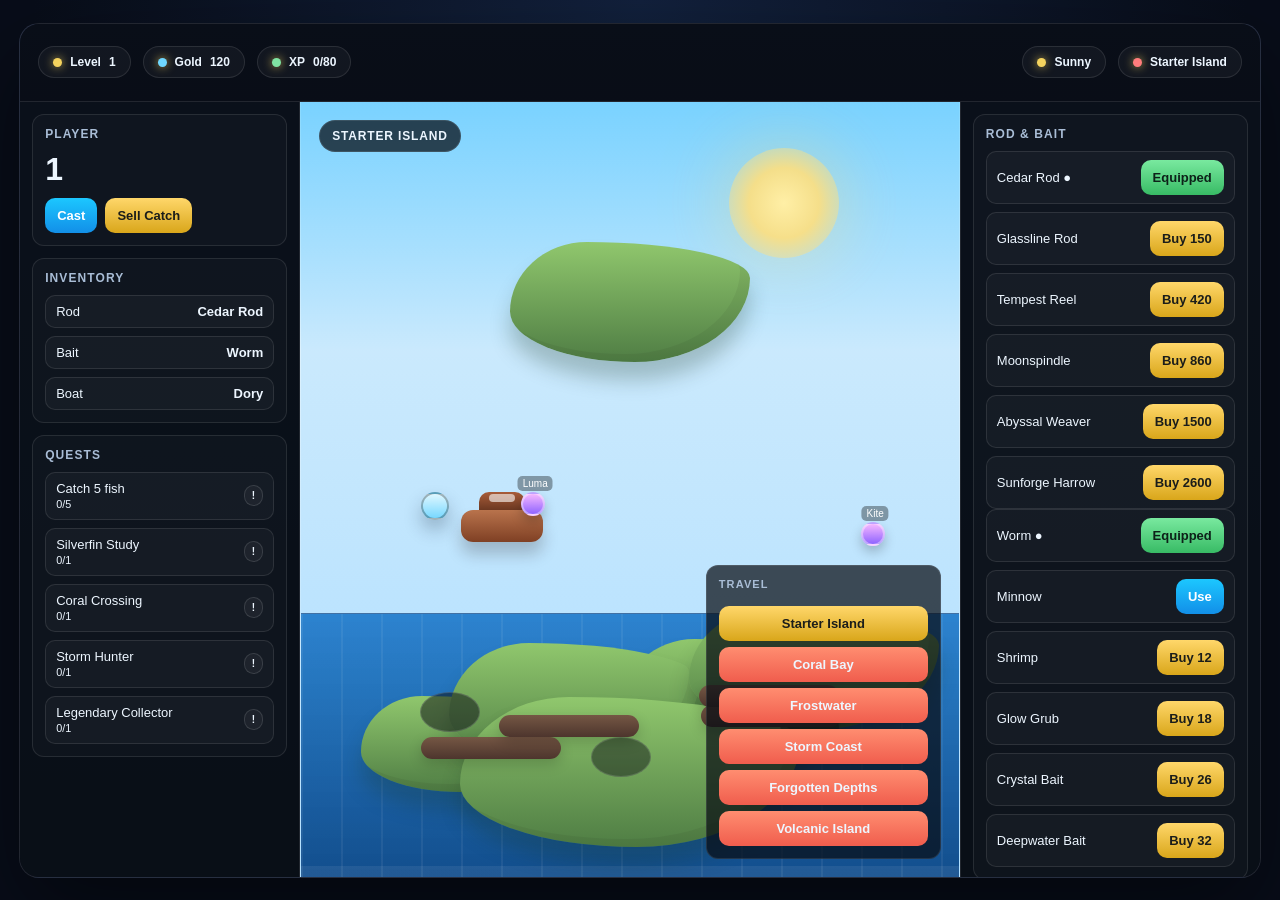
<file: index.html>
<!DOCTYPE html>
<html lang="en">
<head>
  <meta charset="UTF-8" />
  <meta name="viewport" content="width=device-width, initial-scale=1.0" />
  <title>Wavebound Odyssey</title>
  <style>
    :root {
      --bg: #0d1426;
      --panel: rgba(12,18,31,.9);
      --panel-2: rgba(16,23,36,.96);
      --line: rgba(255,255,255,.1);
      --text: #edf6ff;
      --muted: #a9bdd6;
      --gold: #f4d35e;
      --green: #7fe3a2;
      --blue: #6fd7ff;
      --purple: #b399ff;
      --red: #ff7c7c;
    }
    * { box-sizing: border-box; }
    html, body {
      margin: 0; height: 100%;
      font-family: Arial, Helvetica, sans-serif;
      background: radial-gradient(circle at top, #12213d, #080d19 55%);
      color: var(--text);
      overflow: hidden;
    }
    body { display: flex; justify-content: center; align-items: center; }
    #game {
      width: min(1460px, 97vw); height: min(930px, 95vh);
      background: linear-gradient(180deg, #0f172b, #090d19);
      border: 1px solid var(--line); border-radius: 20px;
      overflow: hidden; box-shadow: 0 35px 90px rgba(0,0,0,.45); position: relative;
    }
    .hud {
      position: absolute; top: 0; left: 0; right: 0; height: 78px;
      display: flex; align-items: center; justify-content: space-between;
      padding: 12px 18px; background: rgba(8,12,19,.8); border-bottom: 1px solid var(--line); z-index: 20;
    }
    .hud-left, .hud-right { display: flex; align-items: center; gap: 12px; flex-wrap: wrap; }
    .chip {
      display: inline-flex; align-items: center; gap: 8px; padding: 8px 14px; border-radius: 999px;
      background: rgba(255,255,255,.04); border: 1px solid var(--line); font-weight: 800; font-size: 12px;
    }
    .chip .dot { width: 9px; height: 9px; border-radius: 50%; background: var(--gold); box-shadow: 0 0 10px rgba(244,211,94,.8); }
    .chip.blue .dot { background: var(--blue); }
    .chip.green .dot { background: var(--green); }
    .chip.red .dot { background: var(--red); }
    .layout {
      position: absolute; inset: 78px 0 0 0; display: grid; grid-template-columns: 280px 1fr 300px; gap: 0;
    }
    .panel {
      background: rgba(9,15,23,.8); border-right: 1px solid var(--line); overflow: auto; padding: 12px;
    }
    .panel.right { border-right: none; border-left: 1px solid var(--line); }
    .section {
      background: rgba(255,255,255,.025); border: 1px solid var(--line); border-radius: 12px; padding: 12px; margin-bottom: 12px;
    }
    .section h3 {
      margin: 0 0 10px; font-size: 12px; letter-spacing: .09em; text-transform: uppercase; color: var(--muted); font-weight: 800;
    }
    .big-number { font-size: 32px; font-weight: 900; letter-spacing: -.06em; }
    .button-row { display: flex; flex-wrap: wrap; gap: 8px; margin-top: 10px; }
    button {
      border: none; border-radius: 10px; background: rgba(255,255,255,.07); color: var(--text); padding: 10px 12px; font-weight: 800; cursor: pointer; transition: transform .15s ease, filter .15s ease; font-size: 13px;
    }
    button:hover { transform: translateY(-1px); filter: brightness(1.05); }
    button.primary { background: linear-gradient(180deg, #1cc7ff, #128fe8); color: white; }
    button.gold { background: linear-gradient(180deg, #ffd76a, #d9a61a); color: #1b1d1a; }
    button.success { background: linear-gradient(180deg, #79e99f, #38bb65); color: #0d2119; }
    button.warn { background: linear-gradient(180deg, #ff8d70, #f05d4d); }
    .inv-list, .quest-list, .fish-list, .shop-list { display: flex; flex-direction: column; gap: 8px; }
    .list-item {
      display: flex; justify-content: space-between; align-items: center; padding: 8px 10px; border-radius: 10px; background: rgba(255,255,255,.03); border: 1px solid var(--line); font-size: 13px;
    }
    .dot-tag {
      display: inline-block; padding: 4px 7px; border-radius: 999px; font-size: 10px; font-weight: 800; border: 1px solid rgba(255,255,255,.12); background: rgba(255,255,255,.04);
    }
    .world-screen {
      position: relative; background: linear-gradient(180deg, #7ad5ff 0%, #d8effd 32%, #a9dcff 100%); overflow: hidden; border-left: 1px solid var(--line); border-right: 1px solid var(--line);
    }
    .sky { position: absolute; inset: 0; background: linear-gradient(180deg, rgba(120,200,255,.22), rgba(255,255,255,.02)); }
    .sun {
      position: absolute; width: 110px; height: 110px; border-radius: 50%; background: radial-gradient(circle, rgba(255,239,166,1) 0%, rgba(255,223,125,.9) 45%, rgba(255,223,125,.1) 100%); right: 120px; top: 46px; box-shadow: 0 0 70px rgba(255,218,112,.4);
    }
    .moon {
      position: absolute; width: 88px; height: 88px; border-radius: 50%; background: radial-gradient(circle, rgba(255,255,255,.95), rgba(210,224,255,.8)); right: 130px; top: 52px; box-shadow: 0 0 30px rgba(255,255,255,.5); opacity: .7;
    }
    .stars {
      position: absolute; inset: 0; background-image: radial-gradient(circle, rgba(255,255,255,.9) 1px, transparent 1px), radial-gradient(circle, rgba(255,255,255,.7) 1px, transparent 1px); background-position: 12% 18%, 40% 22%, 66% 12%, 76% 24%, 20% 30%, 86% 18%; background-size: 120px 120px; opacity: .8;
    }
    .island {
      position: absolute; border-radius: 32% 68% 48% 52% / 58% 30% 70% 42%; background: linear-gradient(180deg, #90c76d, #4f7d44); box-shadow: inset -10px -8px 0 rgba(0,0,0,.05), 0 18px 20px rgba(23,50,30,.25); z-index: 3;
    }
    .island.start { width: 190px; height: 96px; left: 60px; bottom: 85px; }
    .island.coral { width: 230px; height: 118px; left: 320px; bottom: 120px; }
    .island.frost { width: 250px; height: 124px; right: 260px; bottom: 110px; }
    .island.storm { width: 250px; height: 120px; right: 20px; bottom: 148px; }
    .island.depths { width: 340px; height: 150px; left: 50%; bottom: 30px; transform: translateX(-50%); }
    .island.volcano { width: 240px; height: 120px; left: 50%; top: 140px; transform: translateX(-50%); }
    .dock {
      position: absolute; width: 140px; height: 22px; background: linear-gradient(180deg, #755744, #4d352d); border-radius: 12px; box-shadow: 0 5px 14px rgba(0,0,0,.18); z-index: 5;
    }
    .dock.start { left: 120px; bottom: 118px; }
    .dock.coral { left: 400px; bottom: 150px; }
    .dock.frost { right: 320px; bottom: 140px; }
    .dock.storm { right: 120px; bottom: 170px; }
    .player {
      position: absolute; width: 28px; height: 28px; background: linear-gradient(180deg, #dff7ff, #78d8ff); border: 2px solid rgba(0,0,0,.28); border-radius: 50%; box-shadow: 0 10px 18px rgba(25,39,60,.28); z-index: 9;
    }
    .other-player {
      position: absolute; width: 24px; height: 24px; background: linear-gradient(180deg, #f5b7ff, #8f64ff); border-radius: 50%; border: 2px solid rgba(255,255,255,.4); z-index: 7; box-shadow: 0 6px 12px rgba(0,0,0,.22);
    }
    .other-player::after {
      content: attr(data-name); position: absolute; left: 12px; top: -18px; transform: translateX(-50%); font-size: 10px; color: white; background: rgba(0,0,0,.35); padding: 2px 5px; border-radius: 5px; white-space: nowrap;
    }
    .boat {
      position: absolute; width: 82px; height: 32px; background: linear-gradient(180deg, #b9734c, #7f4024); border-radius: 12px; box-shadow: 0 12px 16px rgba(28,15,10,.22); z-index: 6;
    }
    .boat::before {
      content: ""; position: absolute; left: 18px; right: 18px; top: -18px; height: 18px; background: linear-gradient(180deg, #a85c39, #6c3821); border-radius: 10px 10px 0 0;
    }
    .boat::after {
      content: ""; position: absolute; left: 28px; right: 28px; top: -16px; height: 8px; background: rgba(255,255,255,.6); border-radius: 8px;
    }
    .water {
      position: absolute; left: 0; right: 0; bottom: 0; height: 34%; background: linear-gradient(180deg, rgba(29,121,202,.9), rgba(13,73,137,.97)); border-top: 1px solid rgba(255,255,255,.2); z-index: 2;
    }
    .water::before {
      content: ""; position: absolute; inset: 0; background: repeating-linear-gradient(90deg, rgba(255,255,255,.07) 0 2px, transparent 2px 40px), linear-gradient(transparent 0 96%, rgba(255,255,255,.08) 96% 100%); opacity: .9;
    }
    .cave { position: absolute; width: 60px; height: 40px; background: rgba(15,18,24,.58); border-radius: 50%; border: 1px solid rgba(255,255,255,.16); z-index: 3; }
    .region-tag {
      position: absolute; left: 18px; top: 18px; z-index: 12; background: rgba(8,14,22,.74); border: 1px solid var(--line); border-radius: 999px; padding: 8px 12px; font-size: 12px; font-weight: 900; letter-spacing: .07em; text-transform: uppercase;
    }
    .travel-card {
      position: absolute; right: 18px; bottom: 18px; z-index: 12; width: 235px; background: rgba(9,13,20,.72); border: 1px solid var(--line); border-radius: 12px; padding: 12px;
    }
    .travel-card h4 { margin: 0 0 10px; font-size: 11px; letter-spacing: .1em; text-transform: uppercase; color: var(--muted); }
    .travel-btn { width: 100%; margin-top: 6px; }
    .minigame {
      position: absolute; left: 50%; top: 50%; transform: translate(-50%, -50%); width: min(580px, 82%); background: rgba(9,14,22,.96); border: 1px solid var(--line); border-radius: 16px; padding: 16px; box-shadow: 0 28px 60px rgba(0,0,0,.55); z-index: 30; display: none;
    }
    .minigame.active { display: block; }
    .mini-head { display: flex; align-items: center; justify-content: space-between; margin-bottom: 10px; font-weight: 900; }
    .mini-track {
      position: relative; height: 48px; border-radius: 12px; background: rgba(255,255,255,.04); border: 1px solid var(--line); overflow: hidden; margin-top: 16px;
    }
    .mini-zone {
      position: absolute; left: 34%; top: 8px; width: 28%; height: 32px; border-radius: 10px; background: linear-gradient(180deg, rgba(95,241,145,.94), rgba(18,143,85,.9)); box-shadow: inset 0 0 0 2px rgba(255,255,255,.12);
    }
    .mini-fish {
      position: absolute; left: 8%; top: 8px; width: 18px; height: 32px; background: linear-gradient(180deg, #ffc4c4, #ff7a7a); border-radius: 12px 12px 10px 10px; box-shadow: inset 0 0 0 2px rgba(0,0,0,.12); transition: left .08s linear;
    }
    .mini-player {
      position: absolute; left: 50%; top: 8px; width: 26px; height: 32px; border-radius: 8px; background: linear-gradient(180deg, #b8fbff, #6de6ff); box-shadow: inset 0 0 0 2px rgba(0,0,0,.15); transition: left .08s linear;
    }
    .mini-status { display: flex; justify-content: space-between; margin-top: 14px; gap: 10px; font-size: 12px; color: var(--muted); }
    .mini-bar { height: 8px; border-radius: 12px; background: rgba(255,255,255,.06); overflow: hidden; border: 1px solid var(--line); }
    .mini-bar-fill { height: 100%; background: linear-gradient(90deg, #69f0a9, #30c77c); width: 0%; transition: width .1s linear; }
    .mini-output { margin-top: 14px; font-size: 13px; color: var(--muted); }
    @media (max-width: 1100px) { .layout { grid-template-columns: 220px 1fr 240px; } .panel { padding: 10px; } }
    @media (max-width: 900px) { .layout { grid-template-columns: 1fr; } .panel.left, .panel.right { display: none; } .world-screen { border-left: none; border-right: none; } #game { height: 100vh; width: 100vw; border-radius: 0; } .hud { padding: 10px 12px; } }
  </style>
</head>
<body>
  <div id="game">
    <div class="hud">
      <div class="hud-left">
        <div class="chip"><span class="dot"></span> Level <span id="levelHud">1</span></div>
        <div class="chip blue"><span class="dot"></span> Gold <span id="goldHud">120</span></div>
        <div class="chip green"><span class="dot"></span> XP <span id="xpHud">0/80</span></div>
      </div>
      <div class="hud-right">
        <div class="chip"><span class="dot"></span> <span id="weatherHud">Sunny</span></div>
        <div class="chip red"><span class="dot"></span> <span id="regionHud">Starter Island</span></div>
      </div>
    </div>

    <div class="layout">
      <aside class="panel left">
        <div class="section">
          <h3>Player</h3>
          <div class="big-number" id="levelBig">1</div>
          <div class="button-row">
            <button class="primary" id="castBtn">Cast</button>
            <button class="gold" id="sellBtn">Sell Catch</button>
          </div>
        </div>

        <div class="section">
          <h3>Inventory</h3>
          <div class="inv-list">
            <div class="list-item"><span>Rod</span><strong id="currentRodDisplay">Cedar Rod</strong></div>
            <div class="list-item"><span>Bait</span><strong id="currentBaitDisplay">Worm</strong></div>
            <div class="list-item"><span>Boat</span><strong id="currentBoatDisplay">Dory</strong></div>
          </div>
        </div>

        <div class="section">
          <h3>Quests</h3>
          <div class="quest-list" id="questList"></div>
        </div>
      </aside>

      <main class="world-screen">
        <div class="sky"></div>
        <div class="sun" id="sun"></div>
        <div class="moon" id="moon" style="display:none;"></div>
        <div class="stars" id="stars" style="display:none;"></div>

        <div id="regionTag" class="region-tag">Starter Island</div>

        <div class="island start" data-region="Starter Island"></div>
        <div class="island coral" data-region="Coral Bay"></div>
        <div class="island frost" data-region="Frostwater"></div>
        <div class="island storm" data-region="Storm Coast"></div>
        <div class="island depths" data-region="Forgotten Depths"></div>
        <div class="island volcano" data-region="Volcanic Island"></div>

        <div class="dock start" data-region="Starter Island"></div>
        <div class="dock coral" data-region="Coral Bay"></div>
        <div class="dock frost" data-region="Frostwater"></div>
        <div class="dock storm" data-region="Storm Coast"></div>

        <div class="cave" style="left: 44%; bottom: 100px; opacity: .8;"></div>
        <div class="cave" style="right: 18%; bottom: 130px; opacity: .8;"></div>
        <div class="cave" style="left: 18%; bottom: 145px; opacity: .9;"></div>

        <div class="water"></div>
        <div class="player" id="player"></div>
        <div class="boat" id="boat"></div>

        <div class="travel-card">
          <h4>Travel</h4>
          <div id="travelButtons"></div>
        </div>
      </main>

      <aside class="panel right">
        <div class="section">
          <h3>Rod &amp; Bait</h3>
          <div class="shop-list" id="rodList"></div>
          <div class="shop-list" id="baitList"></div>
        </div>

        <div class="section">
          <h3>Collection</h3>
          <div class="fish-list" id="collectionList"></div>
        </div>

        <div class="section">
          <h3>Shop</h3>
          <div class="shop-list" id="shopList"></div>
        </div>
      </aside>
    </div>

    <div class="minigame" id="minigame">
      <div class="mini-head">
        <span id="miniFishName">Silverfin</span>
        <span id="miniRarity">Common</span>
      </div>
      <div class="mini-track">
        <div class="mini-zone"></div>
        <div class="mini-fish" id="miniFish"></div>
        <div class="mini-player" id="miniPlayer"></div>
      </div>
      <div class="mini-status">
        <span>Fish power: <strong id="fishPowerValue">0%</strong></span>
        <span>Control: <strong id="controlValue">0%</strong></span>
      </div>
      <div class="mini-bar"><div class="mini-bar-fill" id="miniProgressBar"></div></div>
      <div class="mini-output" id="miniOutput">Hold to battle the fish and keep the line steady.</div>
      <div class="button-row">
        <button class="primary" id="miniHoldBtn">Hold</button>
        <button class="warn" id="miniReleaseBtn">Release</button>
      </div>
    </div>
  </div>

  <script>
    const state = {
      money: 120,
      level: 1,
      xp: 0,
      unlocks: ["Starter Island"],
      weather: "Sunny",
      time: 8,
      currentRegion: "Starter Island",
      currentRod: "Cedar Rod",
      currentBait: "Worm",
      currentBoat: "Dory",
      rodInventory: ["Cedar Rod"],
      baitInventory: ["Worm", "Minnow"],
      boatInventory: ["Dory"],
      fishInInventory: [],
      discovered: [],
      activeFish: null,
      fishing: false,
      holding: false,
      fishingFrame: null,
      saveKey: "wavebound_odyssey_save_v1"
    };

    const fishCatalog = [
      { name: "Silverfin", rarity: "Common", region: "Starter Island", bait: "Worm", value: 8, minWeight: 0.6, maxWeight: 1.9, difficulty: 12, weather: ["Sunny","Cloudy","Rain"] },
      { name: "Moss Pike", rarity: "Uncommon", region: "Starter Island", bait: "Minnow", value: 20, minWeight: 1.3, maxWeight: 3.1, difficulty: 18, weather: ["Sunny","Cloudy"] },
      { name: "Teal Echo", rarity: "Uncommon", region: "Coral Bay", bait: "Shrimp", value: 28, minWeight: 1.7, maxWeight: 4.3, difficulty: 22, weather: ["Sunny","Rain"] },
      { name: "Coral Tiller", rarity: "Rare", region: "Coral Bay", bait: "Glow Grub", value: 46, minWeight: 2.5, maxWeight: 5.9, difficulty: 28, weather: ["Sunny","Cloudy"] },
      { name: "Moonscale Trout", rarity: "Rare", region: "Starter Island", bait: "Minnow", value: 52, minWeight: 3.5, maxWeight: 6.8, difficulty: 34, weather: ["Night","Cloudy"] },
      { name: "Frostjaw", rarity: "Epic", region: "Frostwater", bait: "Crystal Bait", value: 110, minWeight: 6.5, maxWeight: 12.3, difficulty: 42, weather: ["Snow","Blizzard","Fog"] },
      { name: "Ember Koi", rarity: "Epic", region: "Volcanic Island", bait: "Deepwater Bait", value: 120, minWeight: 5.8, maxWeight: 11.5, difficulty: 44, weather: ["Sunny","Thunderstorm"] },
      { name: "Stormray", rarity: "Legendary", region: "Storm Coast", bait: "Crystal Bait", value: 175, minWeight: 9.4, maxWeight: 17.0, difficulty: 52, weather: ["Thunderstorm","Rain","Fog"] },
      { name: "Deepwater Serpent", rarity: "Legendary", region: "Forgotten Depths", bait: "Deepwater Bait", value: 230, minWeight: 13.0, maxWeight: 22.0, difficulty: 64, weather: ["Night","Fog","Rain"] },
      { name: "Abyssal Eel", rarity: "Mythic", region: "Forgotten Depths", bait: "Deepwater Bait", value: 350, minWeight: 18.0, maxWeight: 28.0, difficulty: 70, weather: ["Night","Thunderstorm","Fog"] },
      { name: "Crystal Bass", rarity: "Mythic", region: "Coral Bay", bait: "Crystal Bait", value: 380, minWeight: 15.0, maxWeight: 26.0, difficulty: 72, weather: ["Sunny","Fog"] },
      { name: "Golden Marlin", rarity: "Ancient", region: "Storm Coast", bait: "Glow Grub", value: 520, minWeight: 21.0, maxWeight: 34.0, difficulty: 82, weather: ["Thunderstorm","Rain"] },
      { name: "Riftfin", rarity: "Ancient", region: "Forgotten Depths", bait: "Deepwater Bait", value: 620, minWeight: 23.0, maxWeight: 39.5, difficulty: 88, weather: ["Night","Fog"] },
      { name: "Sunforge Carp", rarity: "Secret", region: "Volcanic Island", bait: "Crystal Bait", value: 900, minWeight: 29.0, maxWeight: 44.7, difficulty: 94, weather: ["Sunny","Thunderstorm"] },
      { name: "Celestial Maw", rarity: "Secret", region: "Forgotten Depths", bait: "Glow Grub", value: 1200, minWeight: 36.0, maxWeight: 58.0, difficulty: 99, weather: ["Night","Fog","Thunderstorm"] }
    ];

    const rodCatalog = [
      { name: "Cedar Rod", cost: 0, luck: 1, strength: 1, control: 1, resilience: 1, weight: 3, cast: 1, ability: "Balanced beginner rod" },
      { name: "Glassline Rod", cost: 150, luck: 1.3, strength: 1.4, control: 1.5, resilience: 1.2, weight: 5, cast: 1.2, ability: "Slight rare fish odds" },
      { name: "Tempest Reel", cost: 420, luck: 1.5, strength: 1.9, control: 1.8, resilience: 1.5, weight: 7, cast: 1.4, ability: "Storm fish bonus" },
      { name: "Moonspindle", cost: 860, luck: 1.8, strength: 1.7, control: 2.3, resilience: 1.8, weight: 9, cast: 1.8, ability: "Night catch boost" },
      { name: "Abyssal Weaver", cost: 1500, luck: 2.2, strength: 2.5, control: 2.5, resilience: 2.4, weight: 12, cast: 2.4, ability: "Deepwater lure boost" },
      { name: "Sunforge Harrow", cost: 2600, luck: 2.5, strength: 2.8, control: 2.7, resilience: 2.8, weight: 15, cast: 2.8, ability: "Rare and mutation bonus" }
    ];

    const baitCatalog = [
      { name: "Worm", cost: 5, effect: "Common fish" },
      { name: "Minnow", cost: 8, effect: "Freshwater and coastal fish" },
      { name: "Shrimp", cost: 12, effect: "Coral fish" },
      { name: "Glow Grub", cost: 18, effect: "Night and rare fish" },
      { name: "Crystal Bait", cost: 26, effect: "Cold and crystal fish" },
      { name: "Deepwater Bait", cost: 32, effect: "Deep ocean fish" }
    ];

    const regions = {
      "Starter Island": { unlocked: true, x: 120, y: 390 },
      "Coral Bay": { unlocked: false, x: 420, y: 420 },
      "Frostwater": { unlocked: false, x: 700, y: 430 },
      "Storm Coast": { unlocked: false, x: 980, y: 410 },
      "Forgotten Depths": { unlocked: false, x: 700, y: 290 },
      "Volcanic Island": { unlocked: false, x: 700, y: 150 }
    };

    const questDefs = [
      { id: "catch5", title: "Catch 5 fish", description: "Catch any 5 fish.", progress: 0, target: 5, reward: { money: 50, xp: 30 } },
      { id: "silverfin", title: "Silverfin Study", description: "Catch a Silverfin.", progress: 0, target: 1, reward: { money: 80, xp: 40 } },
      { id: "coral", title: "Coral Crossing", description: "Reach Coral Bay.", progress: 0, target: 1, reward: { money: 120, xp: 65 } },
      { id: "storm", title: "Storm Hunter", description: "Catch a Stormray during Thunderstorm weather.", progress: 0, target: 1, reward: { money: 220, xp: 140 } },
      { id: "legendary", title: "Legendary Collector", description: "Catch a legendary fish.", progress: 0, target: 1, reward: { money: 400, xp: 260 } }
    ];

    const ui = {
      goldHud: document.getElementById("goldHud"),
      xpHud: document.getElementById("xpHud"),
      levelHud: document.getElementById("levelHud"),
      levelBig: document.getElementById("levelBig"),
      weatherHud: document.getElementById("weatherHud"),
      regionHud: document.getElementById("regionHud"),
      player: document.getElementById("player"),
      boat: document.getElementById("boat"),
      questList: document.getElementById("questList"),
      rodList: document.getElementById("rodList"),
      baitList: document.getElementById("baitList"),
      collectionList: document.getElementById("collectionList"),
      travelButtons: document.getElementById("travelButtons"),
      currentRodDisplay: document.getElementById("currentRodDisplay"),
      currentBaitDisplay: document.getElementById("currentBaitDisplay"),
      currentBoatDisplay: document.getElementById("currentBoatDisplay"),
      castBtn: document.getElementById("castBtn"),
      sellBtn: document.getElementById("sellBtn"),
      shopList: document.getElementById("shopList"),
      minigame: document.getElementById("minigame"),
      miniFish: document.getElementById("miniFish"),
      miniPlayer: document.getElementById("miniPlayer"),
      miniFishName: document.getElementById("miniFishName"),
      miniRarity: document.getElementById("miniRarity"),
      fishPowerValue: document.getElementById("fishPowerValue"),
      controlValue: document.getElementById("controlValue"),
      miniProgressBar: document.getElementById("miniProgressBar"),
      miniOutput: document.getElementById("miniOutput"),
      miniHoldBtn: document.getElementById("miniHoldBtn"),
      miniReleaseBtn: document.getElementById("miniReleaseBtn"),
      regionTag: document.getElementById("regionTag"),
      sun: document.getElementById("sun"),
      moon: document.getElementById("moon"),
      stars: document.getElementById("stars")
    };

    function clamp(n,min,max){ return Math.min(max, Math.max(min,n)); }
    function getRodByName(name){ return rodCatalog.find(r => r.name === name) || rodCatalog[0]; }
    function getBaitByName(name){ return baitCatalog.find(b => b.name === name) || baitCatalog[0]; }
    function getPlayerLocation(){ return regions[state.currentRegion] || regions["Starter Island"]; }
    function levelForXp(xp){
      let level = 1; let need = 80; let rem = xp;
      while(rem >= need){ rem -= need; level++; need = Math.round(need * 1.32); }
      return { level, remaining: rem, need };
    }
    function getWeatherForTime(time){
      if (time >= 22 || time < 5) return "Night";
      if (time >= 5 && time < 8) return "Cloudy";
      if (time >= 8 && time < 12) return "Sunny";
      if (time >= 12 && time < 16) return "Sunny";
      if (time >= 16 && time < 18) return "Cloudy";
      if (time >= 18 && time < 20) return "Rain";
      return "Thunderstorm";
    }
    function maybeWeatherInfluence(region, weather){
      const map = {
        "Starter Island": ["Sunny","Cloudy","Rain"],
        "Coral Bay": ["Sunny","Rain","Cloudy"],
        "Frostwater": ["Snow","Blizzard","Fog","Cloudy"],
        "Storm Coast": ["Thunderstorm","Rain","Cloudy","Fog"],
        "Forgotten Depths": ["Night","Fog","Rain","Thunderstorm"],
        "Volcanic Island": ["Sunny","Thunderstorm","Cloudy"]
      };
      if (!map[region]) return weather;
      return map[region].includes(weather) ? weather : map[region][0];
    }
    function updateHud(){
      const { level, remaining, need } = levelForXp(state.xp);
      state.level = level;
      ui.goldHud.textContent = state.money;
      ui.xpHud.textContent = `${remaining}/${need}`;
      ui.levelHud.textContent = state.level;
      ui.levelBig.textContent = state.level;
      ui.regionHud.textContent = state.currentRegion;
      ui.weatherHud.textContent = state.weather;
      ui.currentRodDisplay.textContent = state.currentRod;
      ui.currentBaitDisplay.textContent = state.currentBait;
      ui.currentBoatDisplay.textContent = state.currentBoat;
      ui.regionTag.textContent = state.currentRegion;
      if (state.weather === "Night") { ui.sun.style.display = "none"; ui.moon.style.display = "block"; ui.stars.style.display = "block"; }
      else { ui.sun.style.display = "block"; ui.moon.style.display = "none"; ui.stars.style.display = "none"; }
    }
    function renderTravelButtons(){
      const btns = Object.keys(regions).map(region => {
        const unlocked = state.unlocks.includes(region);
        return `<button class="${unlocked ? 'gold travel-btn' : 'warn travel-btn'}" data-region="${region}" ${unlocked ? '' : 'disabled'}>${region}</button>`;
      }).join('');
      ui.travelButtons.innerHTML = btns;
      ui.travelButtons.querySelectorAll('button[data-region]').forEach(btn => {
        btn.addEventListener('click', () => {
          const region = btn.dataset.region;
          if (state.unlocks.includes(region)) {
            state.currentRegion = region;
            const loc = getPlayerLocation();
            state.playerX = loc.x; state.playerY = loc.y; renderWorld(); updateHud();
          }
        });
      });
    }
    function renderWorld(){
      const loc = getPlayerLocation();
      ui.player.style.left = `${loc.x}px`;
      ui.player.style.top = `${loc.y}px`;
      ui.boat.style.left = `${loc.x + 40}px`;
      ui.boat.style.top = `${loc.y + 18}px`;
      document.querySelectorAll('.other-player').forEach(el => el.remove());
      state.otherPlayers = [{ name: 'Luma', x: 220, y: 390 }, { name: 'Kite', x: 560, y: 420 }];
      state.otherPlayers.forEach(op => {
        const el = document.createElement('div');
        el.className = 'other-player';
        el.dataset.name = op.name;
        el.style.left = `${op.x}px`;
        el.style.top = `${op.y}px`;
        document.querySelector('.world-screen').appendChild(el);
      });
    }
    function renderRodList(){
      ui.rodList.innerHTML = rodCatalog.map(rod => {
        const owned = state.rodInventory.includes(rod.name);
        const active = rod.name === state.currentRod;
        return `
          <div class="list-item">
            <span>${rod.name} ${active ? '●' : ''}</span>
            <div>
              ${owned ? `<button data-rod="${rod.name}" class="${active ? 'success' : 'primary'}">${active ? 'Equipped' : 'Use'}</button>` : `<button data-buyrod="${rod.name}" class="gold">Buy ${rod.cost}</button>`}
            </div>
          </div>
        `;
      }).join('');
      ui.rodList.querySelectorAll('[data-rod]').forEach(btn => btn.addEventListener('click', () => { state.currentRod = btn.dataset.rod; updateHud(); renderRodList(); }));
      ui.rodList.querySelectorAll('[data-buyrod]').forEach(btn => btn.addEventListener('click', () => {
        const rod = rodCatalog.find(r => r.name === btn.dataset.buyrod);
        if (state.money >= rod.cost) { state.money -= rod.cost; state.rodInventory.push(rod.name); state.currentRod = rod.name; updateHud(); renderRodList(); }
      }));
    }
    function renderBaitList(){
      ui.baitList.innerHTML = baitCatalog.map(bait => {
        const owned = state.baitInventory.includes(bait.name);
        const active = bait.name === state.currentBait;
        return `
          <div class="list-item">
            <span>${bait.name} ${active ? '●' : ''}</span>
            <div>
              ${owned ? `<button data-bait="${bait.name}" class="${active ? 'success' : 'primary'}">${active ? 'Equipped' : 'Use'}</button>` : `<button data-buybait="${bait.name}" class="gold">Buy ${bait.cost}</button>`}
            </div>
          </div>
        `;
      }).join('');
      ui.baitList.querySelectorAll('[data-bait]').forEach(btn => btn.addEventListener('click', () => { state.currentBait = btn.dataset.bait; updateHud(); renderBaitList(); }));
      ui.baitList.querySelectorAll('[data-buybait]').forEach(btn => btn.addEventListener('click', () => {
        const bait = baitCatalog.find(b => b.name === btn.dataset.buybait);
        if (state.money >= bait.cost) { state.money -= bait.cost; state.baitInventory.push(bait.name); state.currentBait = bait.name; updateHud(); renderBaitList(); }
      }));
    }
    function renderCollection(){
      const map = {};
      state.fishInInventory.forEach(f => { map[f.name] = (map[f.name] || 0) + 1; });
      const entries = Object.entries(map).slice(0, 8);
      ui.collectionList.innerHTML = entries.length ? entries.map(([name,count]) => `<div class="list-item"><span>${name}</span><span class="dot-tag">${count}</span></div>`).join('') : `<div class="list-item"><span>No fish yet</span><span class="dot-tag">0</span></div>`;
    }
    function renderShop(){
      const list = [
        { name: "Dory", cost: 60 },
        { name: "Harbor Skiff", cost: 200 },
        { name: "Tidebreaker", cost: 550 },
        { name: "Aurora Gull", cost: 900 }
      ];
      ui.shopList.innerHTML = list.map(item => {
        const owned = state.boatInventory.includes(item.name);
        const active = state.currentBoat === item.name;
        return `
          <div class="list-item">
            <span>${item.name}</span>
            <div>
              ${owned ? `<button data-boat="${item.name}" class="${active ? 'success' : 'primary'}">${active ? 'Used' : 'Use'}</button>` : `<button data-buyboat="${item.name}" class="gold">Buy ${item.cost}</button>`}
            </div>
          </div>
        `;
      }).join('');
      ui.shopList.querySelectorAll('[data-buyboat]').forEach(btn => btn.addEventListener('click', () => {
        const name = btn.dataset.buyboat; const cost = list.find(x => x.name === name).cost;
        if (state.money >= cost) { state.money -= cost; state.boatInventory.push(name); state.currentBoat = name; updateHud(); renderShop(); }
      }));
      ui.shopList.querySelectorAll('[data-boat]').forEach(btn => btn.addEventListener('click', () => { state.currentBoat = btn.dataset.boat; updateHud(); renderShop(); }));
    }
    function renderQuests(){
      ui.questList.innerHTML = questDefs.map(q => {
        const progress = Math.min(q.progress, q.target);
        const done = progress >= q.target;
        return `
          <div class="list-item">
            <div><div>${q.title}</div><small>${progress}/${q.target}</small></div>
            <span class="dot-tag">${done ? '✓' : '!'}</span>
          </div>
        `;
      }).join('');
    }
    function markQuestProgress(id, amount = 1){
      const q = questDefs.find(x => x.id === id); if (!q) return;
      q.progress = Math.min(q.progress + amount, q.target);
      if (q.progress >= q.target) {
        state.money += q.reward.money || 0;
        state.xp += q.reward.xp || 0;
      }
      renderQuests(); updateHud();
    }
    function getFishForRegion(region, weather){
      let fishPool = fishCatalog.filter(f => f.region === region && (f.weather.includes(weather) || f.weather.includes('Cloudy') || f.weather.includes('Sunny')));
      if (!fishPool.length) fishPool = fishCatalog.filter(f => f.region === region);
      if (!fishPool.length) fishPool = fishCatalog;
      return fishPool[Math.floor(Math.random() * fishPool.length)];
    }
    function getSpawnWeight(fish){ return +(Math.random() * (fish.maxWeight - fish.minWeight) + fish.minWeight).toFixed(2); }
    function startFishing(){
      if (state.fishing) return;
      const fish = getFishForRegion(state.currentRegion, state.weather);
      state.activeFish = fish; state.fishing = true; state.holding = false;
      ui.miniFishName.textContent = fish.name;
      ui.miniRarity.textContent = fish.rarity;
      state.fishingState = { fishX: 10, fishDir: 1, zoneMin: 34, zoneMax: 62, progress: 0, escape: 0, fishSpeed: 0.7 + fish.difficulty / 120 };
      ui.miniFish.style.left = '10%'; ui.miniPlayer.style.left = '50%';
      ui.miniGame.classList.add('active');
      ui.miniOutput.textContent = `A ${fish.name} is biting! Keep the line steady.`;
      clearInterval(state.fishingFrame);
      state.fishingFrame = setInterval(stepFishing, 30);
    }
    function stepFishing(){
      if (!state.fishing || !state.activeFish) return;
      const fs = state.fishingState; const rod = getRodByName(state.currentRod);
      if (fs.fishX <= 8 || fs.fishX >= 88) fs.fishDir *= -1;
      fs.fishX += fs.fishDir * (fs.fishSpeed * (1.2 + rod.strength * 0.15));
      ui.miniFish.style.left = `${clamp(fs.fishX, 4, 92)}%`;
      let playerTarget = 50;
      if (state.holding) playerTarget = clamp(50 + (fs.fishX - 50) * 0.24, 18, 82);
      ui.miniPlayer.style.left = `${playerTarget}%`;
      const fishCenter = fs.fishX; const playerCenter = playerTarget;
      const fishInZone = fishCenter >= fs.zoneMin && fishCenter <= fs.zoneMax;
      const controlWindow = Math.abs(playerCenter - fishCenter) < 18;
      if (state.holding) {
        if (fishInZone && controlWindow) { fs.progress += 1.4 + rod.control * 0.7; fs.escape -= 0.9; }
        else { fs.escape += 1.2 + rod.resilience * 0.2; }
      } else { fs.escape += 0.8; }
      fs.escape = clamp(fs.escape, 0, 100); fs.progress = clamp(fs.progress, 0, 100);
      ui.miniProgressBar.style.width = `${fs.progress}%`;
      ui.fishPowerValue.textContent = `${Math.round(fs.escape)}%`;
      ui.controlValue.textContent = `${Math.round(fs.progress)}%`;
      if (fs.progress >= 100) finishCatch();
      if (fs.escape >= 100) finishEscape();
      if (Math.random() < 0.03) {
        fs.zoneMin = clamp(fs.zoneMin + (Math.random() > 0.5 ? 6 : -6), 18, 72); fs.zoneMax = clamp(fs.zoneMin + 18, 28, 82);
      }
    }
    function finishCatch(){
      if (!state.activeFish) return;
      clearInterval(state.fishingFrame);
      state.fishing = false; state.holding = false; ui.miniGame.classList.remove('active');
      const fish = state.activeFish; const rod = getRodByName(state.currentRod); const bait = getBaitByName(state.currentBait);
      const base = fish.value * (1 + rod.luck * 0.18) * (1 + bait.cost / 120);
      const weight = getSpawnWeight(fish);
      let mutation = 'None'; let bonus = 1;
      const mutations = [{ name: 'Golden', chance: .08 }, { name: 'Shimmering', chance: .12 }, { name: 'Frozen', chance: .07 }, { name: 'Electric', chance: .08 }, { name: 'Shadow', chance: .08 }, { name: 'Crystalized', chance: .06 }, { name: 'Ancient', chance: .04 }, { name: 'Giant', chance: .05 }];
      const roll = Math.random();
      if (roll < 0.22) {
        const chosen = mutations.find(m => roll < m.chance) || mutations[0];
        mutation = chosen.name; bonus = 1.5 + Math.random() * 1.2;
      }
      const reward = Math.round(base * bonus);
      state.money += reward; state.xp += Math.round(15 + fish.value * 0.3 + (mutation !== 'None' ? 25 : 0));
      if (!state.discovered.includes(fish.name)) state.discovered.push(fish.name);
      state.fishInInventory.push({ ...fish, mutation, weight, reward });
      if (fish.rarity === 'Legendary' || fish.rarity === 'Mythic' || fish.rarity === 'Ancient' || fish.rarity === 'Secret') state.money += 80;
      markQuestProgress('catch5', 1);
      if (fish.name === 'Silverfin') markQuestProgress('silverfin', 1);
      if (state.currentRegion === 'Coral Bay') markQuestProgress('coral', 1);
      if (fish.name === 'Stormray' && state.weather === 'Thunderstorm') markQuestProgress('storm', 1);
      if (['Legendary','Mythic','Ancient','Secret'].includes(fish.rarity)) markQuestProgress('legendary', 1);
      renderCollection(); updateHud(); saveGame();
      ui.miniOutput.textContent = `You caught a ${fish.name}${mutation !== 'None' ? ` (${mutation})` : ''}! +${reward} gold.`;
      setTimeout(() => ui.miniOutput.textContent = 'Hold to battle the next fish.', 1500);
      state.activeFish = null;
    }
    function finishEscape(){
      clearInterval(state.fishingFrame); state.fishing = false; state.holding = false; ui.miniGame.classList.remove('active');
      ui.miniOutput.textContent = 'The fish escaped! Try a different bait or timing.';
      setTimeout(() => ui.miniOutput.textContent = 'Hold to battle the next fish.', 1100);
      state.activeFish = null; saveGame();
    }
    function bindControls(){
      ui.castBtn.addEventListener('click', startFishing);
      ui.sellBtn.addEventListener('click', () => {
        const total = state.fishInInventory.reduce((sum, fish) => sum + (fish.reward || 0), 0);
        if (total > 0) { state.money += total; state.fishInInventory = []; renderCollection(); updateHud(); }
        else ui.miniOutput.textContent = 'No fish to sell yet.';
      });
      ui.miniHoldBtn.addEventListener('pointerdown', () => { if (state.fishing) state.holding = true; });
      ui.miniHoldBtn.addEventListener('pointerup', () => state.holding = false);
      ui.miniReleaseBtn.addEventListener('click', () => state.holding = false);
      document.addEventListener('keydown', e => { if (e.code === 'Space') { e.preventDefault(); if (state.fishing) state.holding = true; } });
      document.addEventListener('keyup', e => { if (e.code === 'Space') state.holding = false; });
      document.addEventListener('keydown', e => { if (e.key === 'Escape' && state.fishing) finishEscape(); });
    }
    function updateTime(){
      state.time += 1; if (state.time >= 24) state.time = 0;
      state.weather = maybeWeatherInfluence(state.currentRegion, getWeatherForTime(state.time));
      unlockRegions(); updateHud();
    }
    function unlockRegions(){
      Object.keys(regions).forEach((name, idx) => {
        if (name === 'Starter Island') regions[name].unlocked = true;
        else regions[name].unlocked = state.level >= (idx + 1) * 2;
      });
      state.unlocks = Object.keys(regions).filter(name => regions[name].unlocked);
      renderTravelButtons();
    }
    function saveGame(){
      localStorage.setItem(state.saveKey, JSON.stringify({
        money: state.money,
        xp: state.xp,
        level: state.level,
        currentRegion: state.currentRegion,
        currentRod: state.currentRod,
        currentBait: state.currentBait,
        currentBoat: state.currentBoat,
        rodInventory: state.rodInventory,
        baitInventory: state.baitInventory,
        boatInventory: state.boatInventory,
        fishInInventory: state.fishInInventory,
        discovered: state.discovered,
        unlocks: state.unlocks,
        weather: state.weather,
        time: state.time
      }));
    }
    function loadGame(){
      const raw = localStorage.getItem(state.saveKey); if (!raw) return;
      try {
        const save = JSON.parse(raw);
        Object.assign(state, { ...state, ...save });
      } catch (e) {}
    }
    function init(){
      loadGame();
      renderWorld(); renderRodList(); renderBaitList(); renderCollection(); renderShop(); renderTravelButtons(); renderQuests(); bindControls(); updateHud();
      setInterval(() => { updateTime(); renderWorld(); }, 5000);
    }
    init();
  </script>
</body>
</html>
</file>
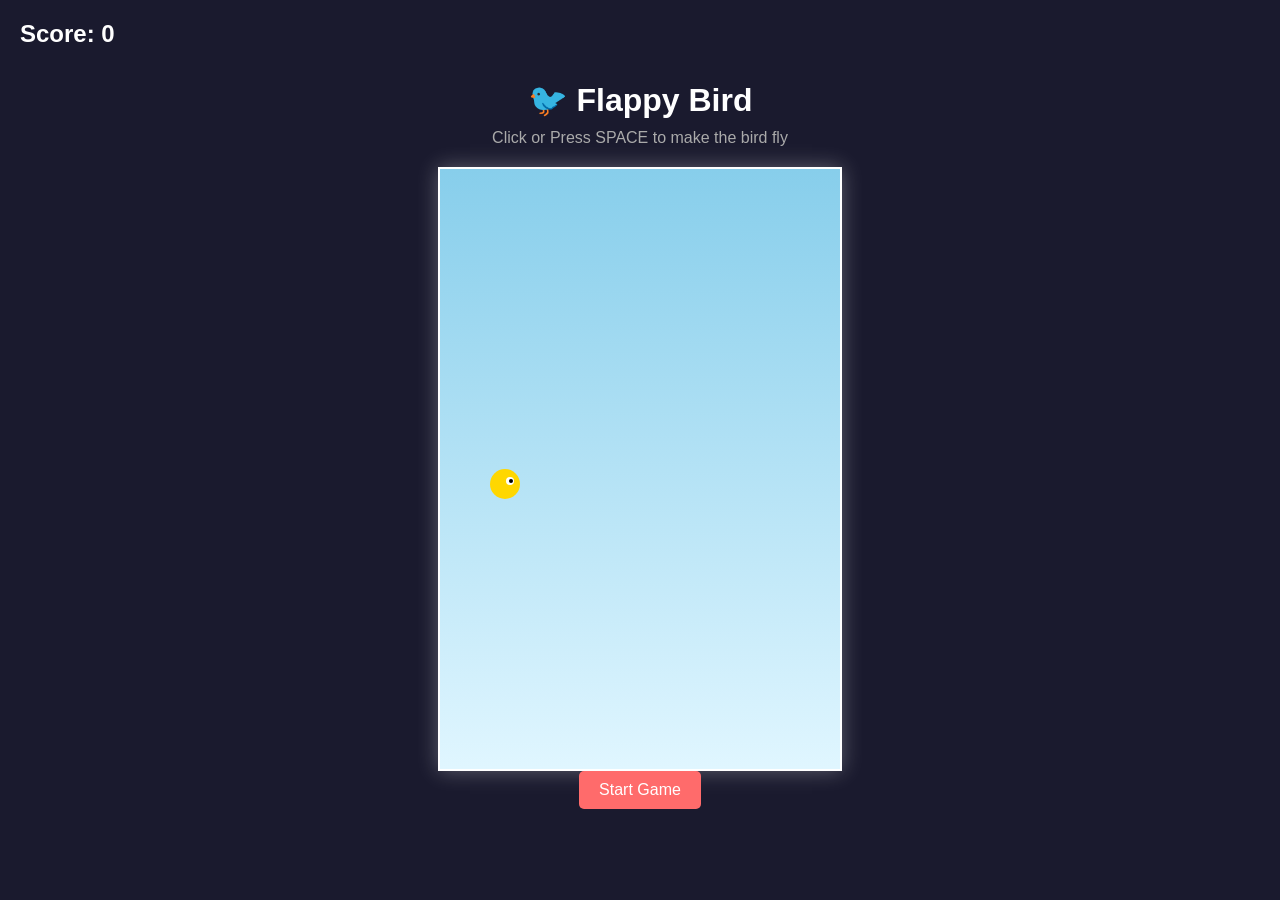
<file: flappybird.html>
<!DOCTYPE html>
<html lang="en">
<head>
  <meta charset="UTF-8">
  <meta name="viewport" content="width=device-width, initial-scale=1.0">
  <title>Flappy Bird</title>
  <style>
    * { margin: 0; padding: 0; box-sizing: border-box; }
    body { display: flex; justify-content: center; align-items: center; height: 100vh; background: #1a1a2e; font-family: Arial, sans-serif; }
    canvas { display: block; border: 2px solid #fff; background: linear-gradient(180deg, #87ceeb 0%, #e0f6ff 100%); box-shadow: 0 0 20px rgba(255,255,255,0.3); }
    #gameContainer { text-align: center; }
    h1 { color: white; margin-bottom: 10px; }
    p { color: #aaa; margin-bottom: 20px; }
    button { padding: 10px 20px; font-size: 16px; background: #ff6b6b; color: white; border: none; border-radius: 5px; cursor: pointer; margin-bottom: 10px; }
    button:hover { background: #ff5252; }
    #score { position: absolute; top: 20px; left: 20px; color: white; font-size: 24px; font-weight: bold; }
  </style>
</head>
<body>

<div id="gameContainer">
  <h1>🐦 Flappy Bird</h1>
  <p>Click or Press SPACE to make the bird fly</p>
  <canvas id="gameCanvas" width="400" height="600"></canvas>
  <div id="score">Score: 0</div>
  <div>
    <button id="startBtn">Start Game</button>
    <button id="restartBtn" style="display:none;">Restart Game</button>
  </div>
</div>

<script>
  const canvas = document.getElementById('gameCanvas');
  const ctx = canvas.getContext('2d');
  const startBtn = document.getElementById('startBtn');
  const restartBtn = document.getElementById('restartBtn');
  const scoreDisplay = document.getElementById('score');

  // Game variables
  let gameRunning = false;
  let gameOver = false;
  let score = 0;
  let gravity = 0.5;

  // Bird object
  const bird = {
    x: 50,
    y: canvas.height / 2,
    width: 30,
    height: 30,
    velocityY: 0,
    color: '#FFD700'
  };

  // Pipe object
  const pipeGap = 150;
  const pipeWidth = 60;
  const pipes = [];
  let pipeCounter = 0;
  const pipeFrequency = 90;

  // Draw bird
  function drawBird() {
    ctx.fillStyle = bird.color;
    ctx.beginPath();
    ctx.arc(bird.x + bird.width / 2, bird.y + bird.height / 2, bird.width / 2, 0, Math.PI * 2);
    ctx.fill();
    
    // Draw eye
    ctx.fillStyle = 'white';
    ctx.beginPath();
    ctx.arc(bird.x + bird.width / 2 + 5, bird.y + bird.height / 2 - 3, 4, 0, Math.PI * 2);
    ctx.fill();
    
    ctx.fillStyle = 'black';
    ctx.beginPath();
    ctx.arc(bird.x + bird.width / 2 + 6, bird.y + bird.height / 2 - 3, 2, 0, Math.PI * 2);
    ctx.fill();
  }

  // Draw pipes
  function drawPipes() {
    ctx.fillStyle = '#2ecc71';
    pipes.forEach(pipe => {
      // Top pipe
      ctx.fillRect(pipe.x, 0, pipeWidth, pipe.topHeight);
      // Bottom pipe
      ctx.fillRect(pipe.x, pipe.topHeight + pipeGap, pipeWidth, canvas.height - (pipe.topHeight + pipeGap));
    });
  }

  // Generate pipes
  function generatePipe() {
    const minHeight = 50;
    const maxHeight = canvas.height - pipeGap - 50;
    const randomHeight = Math.random() * (maxHeight - minHeight) + minHeight;
    pipes.push({ x: canvas.width, topHeight: randomHeight, scored: false });
  }

  // Update game
  function update() {
    if (!gameRunning) return;

    // Apply gravity
    bird.velocityY += gravity;
    bird.y += bird.velocityY;

    // Collision with ground or ceiling
    if (bird.y + bird.height >= canvas.height || bird.y <= 0) {
      endGame();
    }

    // Move pipes
    for (let i = pipes.length - 1; i >= 0; i--) {
      pipes[i].x -= 4;
      
      // Check collision with pipes
      if (
        bird.x < pipes[i].x + pipeWidth &&
        bird.x + bird.width > pipes[i].x &&
        (bird.y < pipes[i].topHeight || bird.y + bird.height > pipes[i].topHeight + pipeGap)
      ) {
        endGame();
      }

      // Scoring
      if (!pipes[i].scored && pipes[i].x + pipeWidth < bird.x) {
        pipes[i].scored = true;
        score++;
        scoreDisplay.textContent = `Score: ${score}`;
      }

      // Remove off-screen pipes
      if (pipes[i].x + pipeWidth < 0) {
        pipes.splice(i, 1);
      }
    }

    // Generate new pipes
    pipeCounter++;
    if (pipeCounter > pipeFrequency) {
      generatePipe();
      pipeCounter = 0;
    }
  }

  // Draw game
  function draw() {
    // Clear canvas
    ctx.fillStyle = '#87ceeb';
    ctx.fillRect(0, 0, canvas.width, canvas.height);
    
    // Draw gradient
    const gradient = ctx.createLinearGradient(0, 0, 0, canvas.height);
    gradient.addColorStop(0, '#87ceeb');
    gradient.addColorStop(1, '#e0f6ff');
    ctx.fillStyle = gradient;
    ctx.fillRect(0, 0, canvas.width, canvas.height);

    // Draw game elements
    drawPipes();
    drawBird();

    // Draw game over message
    if (gameOver) {
      ctx.fillStyle = 'rgba(0, 0, 0, 0.5)';
      ctx.fillRect(0, 0, canvas.width, canvas.height);
      ctx.fillStyle = 'white';
      ctx.font = 'bold 40px Arial';
      ctx.textAlign = 'center';
      ctx.fillText('GAME OVER', canvas.width / 2, canvas.height / 2 - 30);
      ctx.font = '24px Arial';
      ctx.fillText(`Final Score: ${score}`, canvas.width / 2, canvas.height / 2 + 20);
    }
  }

  // Game loop
  function gameLoop() {
    update();
    draw();
    requestAnimationFrame(gameLoop);
  }

  // Make bird fly
  function fly() {
    if (gameRunning) {
      bird.velocityY = -10;
    }
  }

  // End game
  function endGame() {
    gameRunning = false;
    gameOver = true;
    startBtn.style.display = 'none';
    restartBtn.style.display = 'inline-block';
  }

  // Start game
  function startGame() {
    gameRunning = true;
    gameOver = false;
    score = 0;
    bird.y = canvas.height / 2;
    bird.velocityY = 0;
    pipes.length = 0;
    pipeCounter = 0;
    scoreDisplay.textContent = `Score: 0`;
    startBtn.style.display = 'none';
    restartBtn.style.display = 'none';
  }

  // Event listeners
  startBtn.addEventListener('click', startGame);
  restartBtn.addEventListener('click', () => {
    startGame();
    restartBtn.style.display = 'none';
  });

  document.addEventListener('keydown', (e) => {
    if (e.code === 'Space') {
      e.preventDefault();
      if (!gameRunning && gameOver) {
        startGame();
      } else if (gameRunning) {
        fly();
      }
    }
  });

  canvas.addEventListener('click', () => {
    if (!gameRunning && gameOver) {
      startGame();
    } else if (gameRunning) {
      fly();
    }
  });

  // Start game loop
  gameLoop();
</script>

</body>
</html>
</file>
